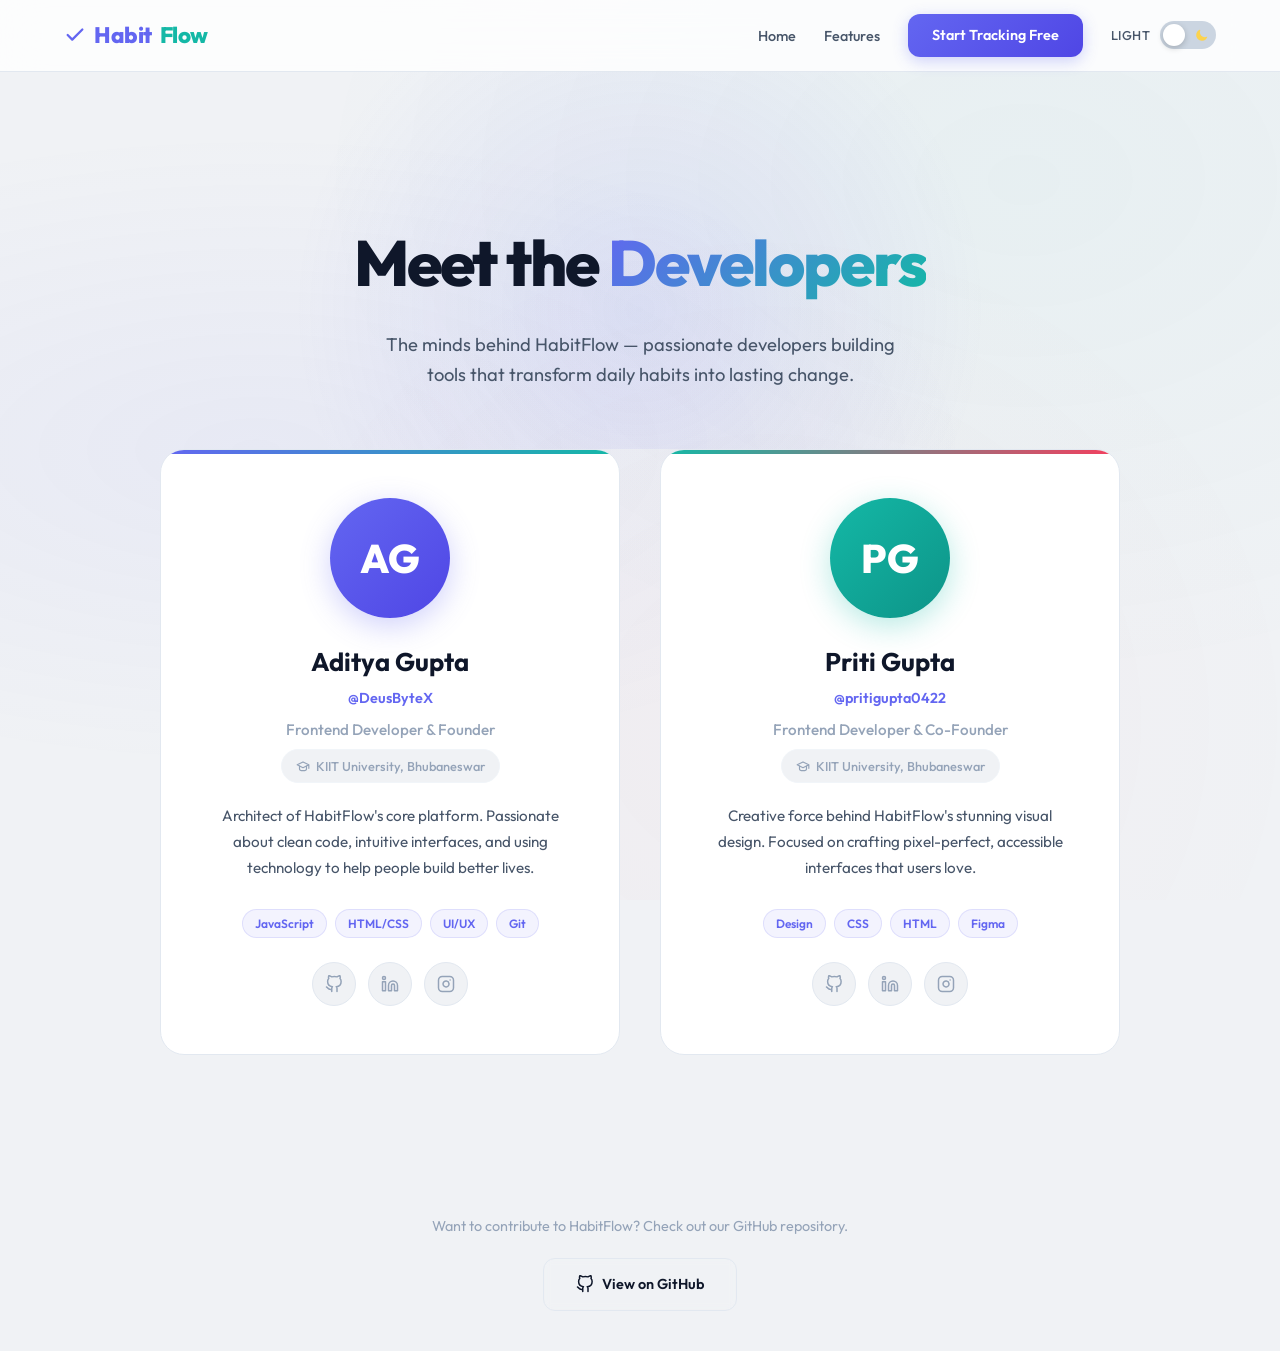
<file: developers.html>
<!DOCTYPE html>
<html lang="en">
<head>
  <meta charset="UTF-8">
  <meta name="viewport" content="width=device-width, initial-scale=1.0">
  <title>HabitFlow | Meet the Developers</title>
  <meta name="description" content="Meet the talented developers behind HabitFlow — Aditya Gupta and Priti Gupta from KIIT University, Bhubaneswar.">
  <link rel="icon" type="image/svg+xml" href="data:image/svg+xml,%3Csvg xmlns='http://www.w3.org/2000/svg' viewBox='0 0 32 32'%3E%3Crect width='32' height='32' rx='8' fill='%236366f1'/%3E%3Cpath d='M10 17l4 4 8-8' stroke='white' stroke-width='3' fill='none' stroke-linecap='round' stroke-linejoin='round'/%3E%3C/svg%3E">
  <link rel="stylesheet" href="style.css?v=1.3">
  <style>
    .dev-hero {
      padding: 140px 0 60px;
      text-align: center;
      position: relative;
      overflow: hidden;
    }
    .dev-hero::before {
      content: '';
      position: absolute;
      top: -30%;
      left: 50%;
      transform: translateX(-50%);
      width: 700px;
      height: 700px;
      background: radial-gradient(circle, var(--primary-glow) 0%, transparent 70%);
      opacity: 0.4;
      pointer-events: none;
    }
    .dev-hero h1 {
      font-size: clamp(2.5rem, 5vw, 4rem);
      font-weight: 800;
      letter-spacing: -2px;
      margin-bottom: 16px;
      position: relative;
    }
    .dev-hero p {
      font-size: 1.15rem;
      color: var(--text-secondary);
      max-width: 550px;
      margin: 0 auto;
      position: relative;
    }
    .dev-grid {
      display: grid;
      grid-template-columns: repeat(auto-fit, minmax(420px, 1fr));
      gap: 40px;
      max-width: 960px;
      margin: 0 auto;
    }
    .dev-card {
      background: var(--bg-surface);
      border: 1px solid var(--border);
      border-radius: var(--radius-xl);
      padding: 48px 36px;
      text-align: center;
      position: relative;
      overflow: hidden;
      transition: all var(--transition);
    }
    .dev-card::before {
      content: '';
      position: absolute;
      top: 0; left: 0; right: 0;
      height: 4px;
      border-radius: 24px 24px 0 0;
    }
    .dev-card.primary::before {
      background: linear-gradient(90deg, var(--primary), var(--secondary));
    }
    .dev-card.secondary::before {
      background: linear-gradient(90deg, var(--secondary), var(--accent));
    }
    .dev-card:hover {
      transform: translateY(-6px);
      box-shadow: var(--shadow-xl);
      border-color: var(--primary);
    }
    .dev-avatar {
      width: 120px;
      height: 120px;
      border-radius: 50%;
      margin: 0 auto 24px;
      display: flex;
      align-items: center;
      justify-content: center;
      font-size: 2.5rem;
      font-weight: 800;
      color: #fff;
      position: relative;
    }
    .dev-avatar.primary {
      background: linear-gradient(135deg, var(--primary), var(--primary-dark));
      box-shadow: 0 8px 30px var(--primary-glow);
    }
    .dev-avatar.secondary {
      background: linear-gradient(135deg, var(--secondary), var(--secondary-dark));
      box-shadow: 0 8px 30px rgba(20,184,166,0.3);
    }
    .dev-name {
      font-size: 1.6rem;
      font-weight: 700;
      margin-bottom: 4px;
    }
    .dev-handle {
      font-size: 0.9rem;
      color: var(--primary);
      font-weight: 600;
      margin-bottom: 8px;
    }
    .dev-role {
      font-size: 0.95rem;
      color: var(--text-muted);
      font-weight: 500;
      margin-bottom: 6px;
    }
    .dev-university {
      display: inline-flex;
      align-items: center;
      gap: 6px;
      font-size: 0.8rem;
      color: var(--text-muted);
      background: var(--bg);
      border: 1px solid var(--border-light);
      padding: 6px 14px;
      border-radius: 100px;
      font-weight: 500;
      margin-bottom: 20px;
    }
    .dev-bio {
      font-size: 0.95rem;
      color: var(--text-secondary);
      line-height: 1.7;
      margin-bottom: 28px;
      max-width: 360px;
      margin-left: auto;
      margin-right: auto;
    }
    .dev-socials {
      display: flex;
      justify-content: center;
      gap: 12px;
    }
    .social-link {
      width: 44px;
      height: 44px;
      border-radius: 50%;
      border: 1.5px solid var(--border);
      display: flex;
      align-items: center;
      justify-content: center;
      color: var(--text-muted);
      transition: all var(--transition);
      background: var(--bg);
    }
    .social-link:hover {
      border-color: var(--primary);
      color: var(--primary);
      background: rgba(99,102,241,0.08);
      transform: translateY(-3px);
      box-shadow: 0 4px 15px var(--primary-glow);
    }
    .social-link svg { width: 18px; height: 18px; }
    .dev-tech {
      display: flex;
      flex-wrap: wrap;
      gap: 8px;
      justify-content: center;
      margin-bottom: 24px;
    }
    .tech-tag {
      padding: 4px 12px;
      border-radius: 100px;
      font-size: 0.75rem;
      font-weight: 600;
      background: rgba(99,102,241,0.08);
      color: var(--primary);
      border: 1px solid rgba(99,102,241,0.15);
    }
    .dev-footer {
      text-align: center;
      padding: 60px 0 40px;
    }
    .dev-footer p {
      color: var(--text-muted);
      font-size: 0.9rem;
      margin-bottom: 20px;
    }
    @media (max-width: 900px) {
      .dev-grid { grid-template-columns: 1fr; max-width: 500px; }
    }
    @media (max-width: 768px) {
      .dev-hero { padding: 100px 0 40px; }
      .dev-grid { gap: 24px; }
    }
    @media (max-width: 480px) {
      .dev-hero { padding: 80px 0 30px; }
      .dev-card { padding: 36px 24px; }
      .dev-avatar { width: 100px; height: 100px; font-size: 2rem; }
    }
  </style>
</head>
<body>

  <nav class="navbar">
    <div class="container">
      <a href="index.html" class="logo">
        <svg width="22" height="22" viewBox="0 0 24 24" fill="none" stroke="currentColor" stroke-width="2.5" stroke-linecap="round" stroke-linejoin="round"><polyline points="20 6 9 17 4 12"/></svg>
        Habit<span>Flow</span>
      </a>
      <ul class="nav-links">
        <li><a href="index.html">Home</a></li>
        <li><a href="index.html#features">Features</a></li>
        <li><a href="tracker.html" class="btn btn-primary">Start Tracking Free</a></li>
        <li>
          <div class="theme-toggle-container">
            <span class="theme-label" aria-live="polite">Light</span>
            <button class="theme-toggle" id="themeToggle" aria-label="Toggle dark mode">
              <svg class="icon icon-sun" viewBox="0 0 24 24"><path d="M12 2.25a.75.75 0 01.75.75v2.25a.75.75 0 01-1.5 0V3a.75.75 0 01.75-.75zM7.5 12a4.5 4.5 0 119 0 4.5 4.5 0 01-9 0zM18.803 5.197a.75.75 0 00-1.06-1.06l-1.591 1.591a.75.75 0 101.06 1.061l1.591-1.591zM6.788 18.273a.75.75 0 10-1.06-1.06l-1.591 1.591a.75.75 0 101.06 1.061l1.591-1.591zM2.25 12a.75.75 0 01.75-.75h2.25a.75.75 0 010 1.5H3a.75.75 0 01-.75-.75zM21.75 12a.75.75 0 01-.75.75h-2.25a.75.75 0 010-1.5h2.25a.75.75 0 01.75.75zM5.197 5.197a.75.75 0 000 1.06l1.591 1.591a.75.75 0 101.06-1.06l-1.591-1.591a.75.75 0 00-1.06 0zM18.273 18.273a.75.75 0 000-1.06l-1.591-1.591a.75.75 0 10-1.06 1.061l1.591 1.591a.75.75 0 001.06 0zM12 18.75a.75.75 0 01.75.75v2.25a.75.75 0 01-1.5 0V19.5a.75.75 0 01.75-.75z"/></svg>
              <svg class="icon icon-moon" viewBox="0 0 24 24"><path d="M9.528 1.718a.75.75 0 01.162.819A8.97 8.97 0 009 6a9 9 0 009 9 8.97 8.97 0 003.463-.69.75.75 0 01.981.98 10.503 10.503 0 01-9.694 6.46c-5.799 0-10.5-4.701-10.5-10.5 0-4.368 2.667-8.112 6.46-9.694a.75.75 0 01.818.162z"/></svg>
            </button>
          </div>
        </li>
      </ul>
      <button class="mobile-menu-toggle" id="mobileMenuToggle" aria-label="Toggle menu">
        <span></span>
        <span></span>
        <span></span>
      </button>
    </div>
  </nav>

  <div class="mobile-menu-drawer" id="mobileMenuDrawer">
    <ul class="mobile-nav-links">
      <li><a href="index.html" class="mobile-link">Home</a></li>
      <li><a href="index.html#features" class="mobile-link">Features</a></li>
      <li><a href="developers.html" class="mobile-link">Developers</a></li>
    </ul>
    <div class="mobile-menu-footer">
      <div class="theme-toggle-container" style="justify-content: center; margin-bottom: 8px;">
        <span class="theme-label" aria-live="polite">Light</span>
        <button class="theme-toggle" aria-label="Toggle dark mode">
          <svg class="icon icon-sun" viewBox="0 0 24 24"><path d="M12 2.25a.75.75 0 01.75.75v2.25a.75.75 0 01-1.5 0V3a.75.75 0 01.75-.75zM7.5 12a4.5 4.5 0 119 0 4.5 4.5 0 01-9 0zM18.803 5.197a.75.75 0 00-1.06-1.06l-1.591 1.591a.75.75 0 101.06 1.061l1.591-1.591zM6.788 18.273a.75.75 0 10-1.06-1.06l-1.591 1.591a.75.75 0 101.06 1.061l1.591-1.591zM2.25 12a.75.75 0 01.75-.75h2.25a.75.75 0 010 1.5H3a.75.75 0 01-.75-.75zM21.75 12a.75.75 0 01-.75.75h-2.25a.75.75 0 010-1.5h2.25a.75.75 0 01.75.75zM5.197 5.197a.75.75 0 000 1.06l1.591 1.591a.75.75 0 101.06-1.06l-1.591-1.591a.75.75 0 00-1.06 0zM18.273 18.273a.75.75 0 000-1.06l-1.591-1.591a.75.75 0 10-1.06 1.061l1.591 1.591a.75.75 0 001.06 0zM12 18.75a.75.75 0 01.75.75v2.25a.75.75 0 01-1.5 0V19.5a.75.75 0 01.75-.75z"/></svg>
          <svg class="icon icon-moon" viewBox="0 0 24 24"><path d="M9.528 1.718a.75.75 0 01.162.819A8.97 8.97 0 009 6a9 9 0 009 9 8.97 8.97 0 003.463-.69.75.75 0 01.981.98 10.503 10.503 0 01-9.694 6.46c-5.799 0-10.5-4.701-10.5-10.5 0-4.368 2.667-8.112 6.46-9.694a.75.75 0 01.818.162z"/></svg>
        </button>
      </div>
      <a href="tracker.html" class="btn btn-primary btn-block">Start Tracking Free</a>
    </div>
  </div>
  <div class="mobile-menu-overlay" id="mobileMenuOverlay"></div>

  <section class="dev-hero container animate-fade">
    <h1>Meet the <span class="text-gradient">Developers</span></h1>
    <p>The minds behind HabitFlow — passionate developers building tools that transform daily habits into lasting change.</p>
  </section>

  <section style="padding-top: 0;">
    <div class="container">
      <div class="dev-grid">

        <!-- Aditya Gupta -->
        <div class="dev-card primary">
          <div class="dev-avatar primary">AG</div>
          <div class="dev-name">Aditya Gupta</div>
          <div class="dev-handle">@DeusByteX</div>
          <div class="dev-role">Frontend Developer &amp; Founder</div>
          <div class="dev-university">
            <svg width="14" height="14" viewBox="0 0 24 24" fill="none" stroke="currentColor" stroke-width="2" stroke-linecap="round" stroke-linejoin="round"><path d="M22 10v6M2 10l10-5 10 5-10 5z"/><path d="M6 12v5c0 2 4 3 6 3s6-1 6-3v-5"/></svg>
            KIIT University, Bhubaneswar
          </div>
          <p class="dev-bio">Architect of HabitFlow's core platform. Passionate about clean code, intuitive interfaces, and using technology to help people build better lives.</p>
          <div class="dev-tech">
            <span class="tech-tag">JavaScript</span>
            <span class="tech-tag">HTML/CSS</span>
            <span class="tech-tag">UI/UX</span>
            <span class="tech-tag">Git</span>
          </div>
          <div class="dev-socials">
            <a href="https://github.com/DeusByteX" target="_blank" rel="noopener" class="social-link" title="GitHub">
              <svg viewBox="0 0 24 24" fill="none" stroke="currentColor" stroke-width="2" stroke-linecap="round" stroke-linejoin="round"><path d="M9 19c-5 1.5-5-2.5-7-3m14 6v-3.87a3.37 3.37 0 0 0-.94-2.61c3.14-.35 6.44-1.54 6.44-7A5.44 5.44 0 0 0 20 4.77 5.07 5.07 0 0 0 19.91 1S18.73.65 16 2.48a13.38 13.38 0 0 0-7 0C6.27.65 5.09 1 5.09 1A5.07 5.07 0 0 0 5 4.77a5.44 5.44 0 0 0-1.5 3.78c0 5.42 3.3 6.61 6.44 7A3.37 3.37 0 0 0 9 18.13V22"/></svg>
            </a>
            <a href="https://www.linkedin.com/in/aditya-gupta-0593b8368" target="_blank" rel="noopener" class="social-link" title="LinkedIn">
              <svg viewBox="0 0 24 24" fill="none" stroke="currentColor" stroke-width="2" stroke-linecap="round" stroke-linejoin="round"><path d="M16 8a6 6 0 0 1 6 6v7h-4v-7a2 2 0 0 0-2-2 2 2 0 0 0-2 2v7h-4v-7a6 6 0 0 1 6-6z"/><rect x="2" y="9" width="4" height="12"/><circle cx="4" cy="4" r="2"/></svg>
            </a>
            <a href="https://www.instagram.com/deusbytex?igsh=aHNjcDdkdTBocTRu" target="_blank" rel="noopener" class="social-link" title="Instagram">
              <svg viewBox="0 0 24 24" fill="none" stroke="currentColor" stroke-width="2" stroke-linecap="round" stroke-linejoin="round"><rect x="2" y="2" width="20" height="20" rx="5" ry="5"/><path d="M16 11.37A4 4 0 1112.63 8 4 4 0 0116 11.37z"/><line x1="17.5" y1="6.5" x2="17.51" y2="6.5"/></svg>
            </a>
          </div>
        </div>

        <!-- Priti Gupta -->
        <div class="dev-card secondary">
          <div class="dev-avatar secondary">PG</div>
          <div class="dev-name">Priti Gupta</div>
          <div class="dev-handle">@pritigupta0422</div>
          <div class="dev-role">Frontend Developer &amp; Co-Founder</div>
          <div class="dev-university">
            <svg width="14" height="14" viewBox="0 0 24 24" fill="none" stroke="currentColor" stroke-width="2" stroke-linecap="round" stroke-linejoin="round"><path d="M22 10v6M2 10l10-5 10 5-10 5z"/><path d="M6 12v5c0 2 4 3 6 3s6-1 6-3v-5"/></svg>
            KIIT University, Bhubaneswar
          </div>
          <p class="dev-bio">Creative force behind HabitFlow's stunning visual design. Focused on crafting pixel-perfect, accessible interfaces that users love.</p>
          <div class="dev-tech">
            <span class="tech-tag">Design</span>
            <span class="tech-tag">CSS</span>
            <span class="tech-tag">HTML</span>
            <span class="tech-tag">Figma</span>
          </div>
          <div class="dev-socials">
            <a href="https://github.com/pritigupta0422" target="_blank" rel="noopener" class="social-link" title="GitHub">
              <svg viewBox="0 0 24 24" fill="none" stroke="currentColor" stroke-width="2" stroke-linecap="round" stroke-linejoin="round"><path d="M9 19c-5 1.5-5-2.5-7-3m14 6v-3.87a3.37 3.37 0 0 0-.94-2.61c3.14-.35 6.44-1.54 6.44-7A5.44 5.44 0 0 0 20 4.77 5.07 5.07 0 0 0 19.91 1S18.73.65 16 2.48a13.38 13.38 0 0 0-7 0C6.27.65 5.09 1 5.09 1A5.07 5.07 0 0 0 5 4.77a5.44 5.44 0 0 0-1.5 3.78c0 5.42 3.3 6.61 6.44 7A3.37 3.37 0 0 0 9 18.13V22"/></svg>
            </a>
            <a href="https://www.linkedin.com/in/priti-gupta-706675387?utm_source=share_via&amp;utm_content=profile&amp;utm_medium=member_android" target="_blank" rel="noopener" class="social-link" title="LinkedIn">
              <svg viewBox="0 0 24 24" fill="none" stroke="currentColor" stroke-width="2" stroke-linecap="round" stroke-linejoin="round"><path d="M16 8a6 6 0 0 1 6 6v7h-4v-7a2 2 0 0 0-2-2 2 2 0 0 0-2 2v7h-4v-7a6 6 0 0 1 6-6z"/><rect x="2" y="9" width="4" height="12"/><circle cx="4" cy="4" r="2"/></svg>
            </a>
            <a href="https://www.instagram.com/backtobasis1?igsh=eGUwNjVtdGpiaTky" target="_blank" rel="noopener" class="social-link" title="Instagram">
              <svg viewBox="0 0 24 24" fill="none" stroke="currentColor" stroke-width="2" stroke-linecap="round" stroke-linejoin="round"><rect x="2" y="2" width="20" height="20" rx="5" ry="5"/><path d="M16 11.37A4 4 0 1112.63 8 4 4 0 0116 11.37z"/><line x1="17.5" y1="6.5" x2="17.51" y2="6.5"/></svg>
            </a>
          </div>
        </div>

      </div>
    </div>
  </section>

  <section class="dev-footer">
    <div class="container">
      <p>Want to contribute to HabitFlow? Check out our GitHub repository.</p>
      <a href="https://github.com/DeusByteX/HabitFlow" target="_blank" rel="noopener" class="btn btn-outline" style="padding: 14px 32px;">
        <svg width="18" height="18" viewBox="0 0 24 24" fill="none" stroke="currentColor" stroke-width="2" stroke-linecap="round" stroke-linejoin="round"><path d="M9 19c-5 1.5-5-2.5-7-3m14 6v-3.87a3.37 3.37 0 0 0-.94-2.61c3.14-.35 6.44-1.54 6.44-7A5.44 5.44 0 0 0 20 4.77 5.07 5.07 0 0 0 19.91 1S18.73.65 16 2.48a13.38 13.38 0 0 0-7 0C6.27.65 5.09 1 5.09 1A5.07 5.07 0 0 0 5 4.77a5.44 5.44 0 0 0-1.5 3.78c0 5.42 3.3 6.61 6.44 7A3.37 3.37 0 0 0 9 18.13V22"/></svg>
        View on GitHub
      </a>
    </div>
  </section>

  <script src="theme.js"></script>
</body>
</html>
</file>
<file: style.css>
@import url('https://fonts.googleapis.com/css2?family=Outfit:wght@300;400;500;600;700;800;900&display=swap');

:root {
  --primary: #6366f1;
  --primary-light: #818cf8;
  --primary-dark: #4f46e5;
  --primary-glow: rgba(99, 102, 241, 0.3);
  --secondary: #14b8a6;
  --secondary-light: #2dd4bf;
  --secondary-dark: #0d9488;
  --accent: #f43f5e;
  --accent-light: #fb7185;

  --bg: #f0f2f5;
  --bg-surface: #ffffff;
  --bg-elevated: #ffffff;
  --bg-nav: rgba(255, 255, 255, 0.8);

  --text: #0f172a;
  --text-secondary: #475569;
  --text-muted: #94a3b8;

  --border: #e2e8f0;
  --border-light: #f1f5f9;

  --shadow-sm: 0 1px 3px rgba(0, 0, 0, 0.06);
  --shadow: 0 4px 12px rgba(0, 0, 0, 0.08);
  --shadow-lg: 0 12px 40px rgba(0, 0, 0, 0.12);
  --shadow-xl: 0 24px 60px rgba(0, 0, 0, 0.15);

  --radius-sm: 8px;
  --radius: 12px;
  --radius-lg: 16px;
  --radius-xl: 24px;

  --transition: 0.3s cubic-bezier(0.4, 0, 0.2, 1);
  --transition-slow: 0.5s cubic-bezier(0.4, 0, 0.2, 1);

  --toggle-bg: #cbd5e1;
  --toggle-switch: #ffffff;
}

body.dark-mode {
  --primary: #818cf8;
  --primary-light: #a5b4fc;
  --primary-dark: #6366f1;
  --primary-glow: rgba(129, 140, 248, 0.25);
  --secondary: #2dd4bf;
  --secondary-light: #5eead4;
  --secondary-dark: #14b8a6;
  --accent: #fb7185;
  --accent-light: #fda4af;

  --bg: #0b0f1a;
  --bg-surface: #131827;
  --bg-elevated: #1a2035;
  --bg-nav: rgba(11, 15, 26, 0.85);

  --text: #f1f5f9;
  --text-secondary: #94a3b8;
  --text-muted: #64748b;

  --border: #1e293b;
  --border-light: #1a1f32;

  --shadow-sm: 0 1px 3px rgba(0, 0, 0, 0.3);
  --shadow: 0 4px 12px rgba(0, 0, 0, 0.4);
  --shadow-lg: 0 12px 40px rgba(0, 0, 0, 0.5);
  --shadow-xl: 0 24px 60px rgba(0, 0, 0, 0.6);

  --toggle-bg: #334155;
  --toggle-switch: #e2e8f0;
}

*, *::before, *::after {
  margin: 0;
  padding: 0;
  box-sizing: border-box;
}

html { scroll-behavior: smooth; }

body {
  font-family: 'Outfit', -apple-system, BlinkMacSystemFont, sans-serif;
  background-color: var(--bg);
  color: var(--text);
  line-height: 1.6;
  overflow-x: hidden;
  transition: background-color var(--transition-slow), color var(--transition-slow);
}

body::before {
  content: '';
  position: fixed;
  inset: 0;
  background-image:
    radial-gradient(ellipse at 20% 50%, rgba(99, 102, 241, 0.06) 0%, transparent 50%),
    radial-gradient(ellipse at 80% 20%, rgba(20, 184, 166, 0.04) 0%, transparent 50%),
    radial-gradient(ellipse at 60% 80%, rgba(244, 63, 94, 0.03) 0%, transparent 50%);
  pointer-events: none;
  z-index: -1;
}

a { text-decoration: none; color: inherit; transition: var(--transition); }
ul { list-style: none; }
button { cursor: pointer; font-family: inherit; transition: var(--transition); }

::-webkit-scrollbar { width: 6px; }
::-webkit-scrollbar-track { background: transparent; }
::-webkit-scrollbar-thumb { background: var(--text-muted); border-radius: 3px; }
::-webkit-scrollbar-thumb:hover { background: var(--text-secondary); }

.container {
  max-width: 1200px;
  margin: 0 auto;
  padding: 0 24px;
}

@media (max-width: 768px) {
  .container { padding: 0 16px; }
}

/* ==================== NAVBAR ==================== */
.navbar {
  height: 72px;
  display: flex;
  align-items: center;
  background: var(--bg-nav);
  backdrop-filter: blur(20px);
  -webkit-backdrop-filter: blur(20px);
  position: sticky;
  top: 0;
  z-index: 1000;
  border-bottom: 1px solid var(--border);
  transition: background-color var(--transition-slow), border-color var(--transition-slow);
}

.navbar .container {
  display: flex;
  justify-content: space-between;
  align-items: center;
  width: 100%;
}

.logo {
  font-size: 1.4rem;
  font-weight: 800;
  display: flex;
  align-items: center;
  gap: 8px;
  color: var(--primary);
  letter-spacing: -0.5px;
}

.logo span { color: var(--secondary); }

.nav-links {
  display: flex;
  gap: 28px;
  align-items: center;
}

.nav-links a:not(.btn) {
  font-size: 0.9rem;
  font-weight: 500;
  color: var(--text-secondary);
  position: relative;
  padding: 4px 0;
}

.nav-links a:not(.btn)::after {
  content: '';
  position: absolute;
  bottom: -2px;
  left: 0;
  width: 0;
  height: 2px;
  background: var(--primary);
  border-radius: 2px;
  transition: width var(--transition);
}

.nav-links a:not(.btn):hover { color: var(--primary); }
.nav-links a:not(.btn):hover::after { width: 100%; }

@media (max-width: 768px) {
  .navbar { height: 64px; }
  .nav-links { gap: 16px; }
  .nav-links a:not(.btn) { display: none; }
}

@media (max-width: 480px) {
  .navbar { height: 58px; }
  .logo { font-size: 1.2rem; gap: 4px; }
  .logo svg { width: 18px; height: 18px; }
  .nav-links { gap: 8px; }
  .btn { padding: 8px 14px; font-size: 0.8rem; border-radius: var(--radius-sm); }
  .theme-label { display: none; }
  .theme-toggle { width: 46px; height: 24px; }
  .theme-toggle::after { width: 18px; height: 18px; top: 3px; left: 3px; }
  body.dark-mode .theme-toggle::after { transform: translateX(22px); }
  .icon-sun { margin-left: 5px; }
  .icon-moon { margin-right: 5px; }
}

/* ==================== BUTTONS ==================== */
.btn {
  padding: 10px 24px;
  border-radius: var(--radius);
  font-weight: 600;
  font-size: 0.9rem;
  display: inline-flex;
  align-items: center;
  gap: 8px;
  border: none;
  position: relative;
  overflow: hidden;
}

.btn-primary {
  background: linear-gradient(135deg, var(--primary), var(--primary-dark));
  color: white;
  box-shadow: 0 4px 15px var(--primary-glow);
}

.btn-primary:hover {
  transform: translateY(-2px);
  box-shadow: 0 8px 25px var(--primary-glow);
}

.btn-primary:active { transform: translateY(0); }

.btn-outline {
  background: transparent;
  color: var(--text);
  border: 1.5px solid var(--border);
  backdrop-filter: blur(4px);
}

.btn-outline:hover {
  border-color: var(--primary);
  color: var(--primary);
  background: rgba(99, 102, 241, 0.05);
}

.btn-ghost {
  background: transparent;
  color: var(--text-secondary);
  padding: 8px 16px;
}

.btn-ghost:hover {
  background: var(--border-light);
  color: var(--text);
}

.btn-sm { padding: 6px 14px; font-size: 0.8rem; }
.btn-lg { padding: 14px 32px; font-size: 1rem; }
.btn-block { width: 100%; justify-content: center; }

/* ==================== CARDS ==================== */
.glass-card {
  background: var(--bg-surface);
  border: 1px solid var(--border);
  border-radius: var(--radius-lg);
  padding: 32px;
  transition: all var(--transition);
  position: relative;
  overflow: hidden;
}

.glass-card::before {
  content: '';
  position: absolute;
  top: 0;
  left: 0;
  right: 0;
  height: 1px;
  background: linear-gradient(90deg, transparent, var(--primary-light), transparent);
  opacity: 0;
  transition: opacity var(--transition);
}

.glass-card:hover {
  transform: translateY(-4px);
  box-shadow: var(--shadow-lg);
  border-color: var(--primary);
}

.glass-card:hover::before { opacity: 1; }

.card {
  background: var(--bg-surface);
  border: 1px solid var(--border);
  border-radius: var(--radius-lg);
  padding: 28px;
  transition: all var(--transition-slow);
}

/* ==================== SECTIONS ==================== */
section { padding: 100px 0; transition: background-color var(--transition-slow); }

.section-title {
  text-align: center;
  margin-bottom: 64px;
}

.section-title h2 {
  font-size: 2.8rem;
  font-weight: 700;
  margin-bottom: 12px;
  letter-spacing: -1px;
  line-height: 1.15;
}

.section-title p {
  color: var(--text-secondary);
  font-size: 1.15rem;
  max-width: 500px;
  margin: 0 auto;
}

@media (max-width: 768px) {
  .section-title h2 { font-size: 2rem; }
  section { padding: 60px 0; }
}

/* ==================== ANIMATIONS ==================== */
@keyframes fadeInUp {
  from { opacity: 0; transform: translateY(24px); }
  to { opacity: 1; transform: translateY(0); }
}

@keyframes fadeIn {
  from { opacity: 0; }
  to { opacity: 1; }
}

@keyframes scaleIn {
  from { opacity: 0; transform: scale(0.95); }
  to { opacity: 1; transform: scale(1); }
}

@keyframes pulse {
  0%, 100% { opacity: 1; transform: scale(1); }
  50% { opacity: 0.7; transform: scale(1.1); }
}

@keyframes shimmer {
  0% { background-position: -200% 0; }
  100% { background-position: 200% 0; }
}

@keyframes float {
  0%, 100% { transform: translateY(0); }
  50% { transform: translateY(-10px); }
}

@keyframes slideDown {
  from { opacity: 0; transform: translateY(-12px); }
  to { opacity: 1; transform: translateY(0); }
}

@keyframes slideUp {
  from { opacity: 0; transform: translateY(12px); }
  to { opacity: 1; transform: translateY(0); }
}

@keyframes progressGlow {
  0%, 100% { filter: drop-shadow(0 0 4px var(--primary-glow)); }
  50% { filter: drop-shadow(0 0 12px var(--primary-glow)); }
}

@keyframes spin {
  from { transform: rotate(0deg); }
  to { transform: rotate(360deg); }
}

@keyframes confetti-fall {
  0% { transform: translateY(-100%) rotate(0deg); opacity: 1; }
  100% { transform: translateY(100vh) rotate(720deg); opacity: 0; }
}

.animate-fade { animation: fadeInUp 0.8s ease forwards; }
.animate-fade-in { animation: fadeIn 0.6s ease forwards; }
.animate-scale { animation: scaleIn 0.4s ease forwards; }

.stagger > * {
  opacity: 0;
  animation: fadeInUp 0.6s ease forwards;
}

.stagger > *:nth-child(1) { animation-delay: 0.05s; }
.stagger > *:nth-child(2) { animation-delay: 0.1s; }
.stagger > *:nth-child(3) { animation-delay: 0.15s; }
.stagger > *:nth-child(4) { animation-delay: 0.2s; }
.stagger > *:nth-child(5) { animation-delay: 0.25s; }
.stagger > *:nth-child(6) { animation-delay: 0.3s; }
.stagger > *:nth-child(7) { animation-delay: 0.35s; }
.stagger > *:nth-child(8) { animation-delay: 0.4s; }
.stagger > *:nth-child(9) { animation-delay: 0.45s; }
.stagger > *:nth-child(10) { animation-delay: 0.5s; }

/* ==================== THEME TOGGLE ==================== */
.theme-toggle-container {
  display: flex;
  align-items: center;
  gap: 10px;
}

.theme-label {
  font-weight: 500;
  font-size: 0.8rem;
  min-width: 38px;
  text-align: right;
  color: var(--text-secondary);
  text-transform: uppercase;
  letter-spacing: 0.5px;
}

.theme-toggle {
  position: relative;
  width: 56px;
  height: 28px;
  background: var(--toggle-bg);
  border-radius: 28px;
  border: none;
  cursor: pointer;
  padding: 0;
  transition: background-color 0.4s ease;
  display: flex;
  align-items: center;
  justify-content: space-between;
  flex-shrink: 0;
}

.theme-toggle:focus-visible {
  outline: 2px solid var(--primary);
  outline-offset: 3px;
}

.theme-toggle::after {
  content: '';
  position: absolute;
  top: 3px;
  left: 3px;
  width: 22px;
  height: 22px;
  background: var(--toggle-switch);
  border-radius: 50%;
  transition: transform 0.4s cubic-bezier(0.34, 1.56, 0.64, 1), background-color 0.4s ease;
  box-shadow: 0 2px 6px rgba(0,0,0,0.2);
  z-index: 2;
}

.icon { width: 13px; height: 13px; z-index: 1; }
.icon-sun { margin-left: 8px; fill: #f59e0b; }
.icon-moon { margin-right: 8px; fill: #fcd34d; }

body.dark-mode .theme-toggle::after { transform: translateX(28px); }
body.dark-mode .theme-toggle { background: var(--primary); }

/* ==================== FORM ELEMENTS ==================== */
.form-group { margin-bottom: 20px; }

.form-group label {
  display: block;
  margin-bottom: 6px;
  font-weight: 600;
  font-size: 0.85rem;
  color: var(--text-secondary);
}

.form-input {
  width: 100%;
  padding: 12px 16px;
  border: 1.5px solid var(--border);
  border-radius: var(--radius);
  font-family: inherit;
  font-size: 0.95rem;
  outline: none;
  background: var(--bg);
  color: var(--text);
  transition: all var(--transition);
}

.form-input:focus {
  border-color: var(--primary);
  box-shadow: 0 0 0 3px var(--primary-glow);
}

.form-input::placeholder { color: var(--text-muted); }

select.form-input { appearance: none; background-image: url("data:image/svg+xml,%3csvg xmlns='http://www.w3.org/2000/svg' fill='none' viewBox='0 0 20 20'%3e%3cpath stroke='%2394a3b8' stroke-linecap='round' stroke-linejoin='round' stroke-width='1.5' d='M6 8l4 4 4-4'/%3e%3c/svg%3e"); background-position: right 12px center; background-repeat: no-repeat; background-size: 20px; padding-right: 40px; }

/* ==================== REVEAL ON SCROLL ==================== */
.reveal {
  opacity: 0;
  transform: translateY(30px);
  transition: all 0.7s cubic-bezier(0.4, 0, 0.2, 1);
}

.reveal.visible {
  opacity: 1;
  transform: translateY(0);
}

/* ==================== UTILITY CLASSES ==================== */
.text-center { text-align: center; }
.text-gradient { background: linear-gradient(135deg, var(--primary), var(--secondary)); -webkit-background-clip: text; -webkit-text-fill-color: transparent; background-clip: text; }
.gap-sm { gap: 8px; }
.gap-md { gap: 16px; }
.gap-lg { gap: 24px; }
.mt-sm { margin-top: 8px; }
.mt-md { margin-top: 16px; }
.mt-lg { margin-top: 24px; }
.mb-sm { margin-bottom: 8px; }
.mb-md { margin-bottom: 16px; }
.mb-lg { margin-bottom: 24px; }
.flex { display: flex; }
.flex-center { display: flex; align-items: center; justify-content: center; }
.flex-between { display: flex; align-items: center; justify-content: space-between; }
.flex-col { display: flex; flex-direction: column; }
.grid-2 { display: grid; grid-template-columns: 1fr 1fr; gap: 24px; }
.grid-3 { display: grid; grid-template-columns: 1fr 1fr 1fr; gap: 24px; }

@media (max-width: 768px) {
  .grid-2, .grid-3 { grid-template-columns: 1fr; }
}

/* ==================== DASHBOARD LAYOUT ==================== */
.dashboard {
  padding: 40px 0 80px;
  min-height: calc(100vh - 72px);
}

.dashboard-header {
  display: flex;
  justify-content: space-between;
  align-items: flex-start;
  margin-bottom: 40px;
  flex-wrap: wrap;
  gap: 20px;
}

.dashboard-header h1 {
  font-size: 2rem;
  font-weight: 700;
  letter-spacing: -0.5px;
}

.dashboard-header h1 span { color: var(--primary); }
.dashboard-header .subtitle { color: var(--text-secondary); font-size: 0.95rem; margin-top: 4px; }

.header-meta { display: flex; align-items: center; gap: 16px; flex-wrap: wrap; }

.date-badge {
  padding: 8px 18px;
  background: var(--bg-surface);
  border: 1px solid var(--border);
  border-radius: 100px;
  font-size: 0.85rem;
  font-weight: 500;
  color: var(--text-secondary);
}

/* ==================== QUICK STATS ==================== */
.quick-stats {
  display: grid;
  grid-template-columns: repeat(4, 1fr);
  gap: 16px;
  margin-bottom: 32px;
}

.stat-card {
  display: flex;
  align-items: center;
  gap: 14px;
  background: var(--bg-surface);
  border: 1px solid var(--border);
  border-radius: var(--radius);
  padding: 20px;
  transition: all var(--transition);
}

.stat-card:hover {
  border-color: var(--primary);
  box-shadow: var(--shadow-sm);
  transform: translateY(-2px);
}

.stat-icon {
  width: 42px;
  height: 42px;
  border-radius: 12px;
  display: flex;
  align-items: center;
  justify-content: center;
  flex-shrink: 0;
}

.stat-value {
  font-size: 1.4rem;
  font-weight: 800;
  line-height: 1.2;
  color: var(--text);
}

.stat-label {
  font-size: 0.78rem;
  color: var(--text-muted);
  font-weight: 500;
  text-transform: uppercase;
  letter-spacing: 0.3px;
}

@media (max-width: 1024px) {
  .quick-stats { grid-template-columns: repeat(2, 1fr); }
}

@media (max-width: 600px) {
  .quick-stats {
    grid-template-columns: repeat(2, 1fr);
    gap: 12px;
  }
  .stat-card {
    padding: 12px;
    gap: 8px;
  }
  .stat-icon {
    width: 32px;
    height: 32px;
    border-radius: 8px;
  }
  .stat-icon svg, .stat-icon i {
    width: 16px !important;
    height: 16px !important;
  }
  .stat-value {
    font-size: 1.15rem;
  }
  .stat-label {
    font-size: 0.65rem;
  }
}

/* ==================== DASHBOARD GRID ==================== */
.dashboard-grid {
  display: grid;
  grid-template-columns: 1fr 360px;
  gap: 32px;
  align-items: start;
}

@media (max-width: 1024px) {
  .dashboard-grid { grid-template-columns: 1fr; }
}

/* ==================== MODAL ==================== */
.modal-overlay {
  display: none;
  position: fixed;
  inset: 0;
  background: rgba(0, 0, 0, 0.5);
  backdrop-filter: blur(8px);
  -webkit-backdrop-filter: blur(8px);
  z-index: 2000;
  align-items: center;
  justify-content: center;
  animation: fadeIn 0.2s ease;
}

.modal-overlay.open { display: flex; }

.modal {
  background: var(--bg-elevated);
  border: 1px solid var(--border);
  border-radius: var(--radius-xl);
  padding: 32px;
  width: 100%;
  max-width: 420px;
  margin: 20px;
  box-shadow: var(--shadow-xl);
  animation: scaleIn 0.3s ease;
}

.modal-header {
  display: flex;
  justify-content: space-between;
  align-items: center;
  margin-bottom: 24px;
}

.modal-header h2 { font-size: 1.25rem; font-weight: 700; }

.modal-close {
  background: none;
  border: none;
  color: var(--text-muted);
  padding: 6px;
  border-radius: var(--radius-sm);
  display: flex;
  align-items: center;
  justify-content: center;
  transition: all var(--transition);
}

.modal-close:hover {
  color: var(--text);
  background: var(--bg);
}

.modal .btn-primary { width: 100%; padding: 14px; }

/* ==================== CONFETTI ==================== */
#confetti-container {
  position: fixed;
  inset: 0;
  pointer-events: none;
  z-index: 9999;
  overflow: hidden;
}

.confetti-piece {
  position: absolute;
  width: 10px;
  height: 10px;
  top: -10px;
  animation: confetti-fall 3s ease-in forwards;
}

/* ==================== RESPONSIVE ==================== */
@media (max-width: 768px) {
  .dashboard-header { flex-direction: column; }
  .dashboard-header h1 { font-size: 1.6rem; }
  .card { padding: 20px; }
}

/* ==================== PAGE HEADER ==================== */
.page-header {
  display: flex;
  justify-content: space-between;
  align-items: center;
  margin-bottom: 40px;
  flex-wrap: wrap;
  gap: 16px;
}

.page-header h1 {
  font-size: 2rem;
  font-weight: 700;
  letter-spacing: -0.5px;
}

.page-header p {
  color: var(--text-secondary);
  font-size: 0.95rem;
  margin-top: 4px;
}

/* ==================== BADGE ==================== */
.badge {
  display: inline-flex;
  align-items: center;
  gap: 6px;
  padding: 4px 12px;
  border-radius: 100px;
  font-size: 0.75rem;
  font-weight: 600;
}

.badge-primary { background: rgba(99,102,241,0.1); color: var(--primary); }
.badge-success { background: rgba(34,197,94,0.1); color: #22c55e; }
.badge-warning { background: rgba(245,158,11,0.1); color: #f59e0b; }
.badge-danger { background: rgba(239,68,68,0.1); color: #ef4444; }

/* ==================== TOAST / NOTIFICATION ==================== */
.toast-container {
  position: fixed;
  bottom: 24px;
  right: 24px;
  z-index: 9999;
  display: flex;
  flex-direction: column;
  gap: 8px;
}

.toast {
  padding: 14px 20px;
  background: var(--bg-elevated);
  border: 1px solid var(--border);
  border-radius: var(--radius);
  box-shadow: var(--shadow-lg);
  display: flex;
  align-items: center;
  gap: 10px;
  font-size: 0.9rem;
  font-weight: 500;
  animation: slideUp 0.3s ease;
  min-width: 280px;
}

.toast.success { border-left: 3px solid #22c55e; }
.toast.error { border-left: 3px solid #ef4444; }
.toast.info { border-left: 3px solid var(--primary); }

/* ==================== MOBILE MENU DRAWER ==================== */
.mobile-menu-toggle {
  display: none;
  flex-direction: column;
  justify-content: space-between;
  width: 24px;
  height: 18px;
  background: transparent;
  border: none;
  cursor: pointer;
  padding: 0;
  z-index: 1100;
}

.mobile-menu-toggle span {
  display: block;
  width: 100%;
  height: 2px;
  background-color: var(--text);
  border-radius: 2px;
  transition: transform 0.3s cubic-bezier(0.4, 0, 0.2, 1),
              opacity 0.3s cubic-bezier(0.4, 0, 0.2, 1);
}

.mobile-menu-toggle.active span:nth-child(1) {
  transform: translateY(8px) rotate(45deg);
}

.mobile-menu-toggle.active span:nth-child(2) {
  opacity: 0;
}

.mobile-menu-toggle.active span:nth-child(3) {
  transform: translateY(-8px) rotate(-45deg);
}

.mobile-menu-drawer {
  position: fixed;
  top: 0;
  right: -100%;
  width: 280px;
  height: 100vh;
  background: var(--bg-surface);
  box-shadow: var(--shadow-xl);
  border-left: 1px solid var(--border);
  z-index: 1050;
  padding: 96px 24px 40px;
  display: flex;
  flex-direction: column;
  justify-content: space-between;
  transition: right 0.4s cubic-bezier(0.4, 0, 0.2, 1);
}

.mobile-menu-drawer.active {
  right: 0;
}

.mobile-menu-overlay {
  position: fixed;
  inset: 0;
  background: rgba(0, 0, 0, 0.4);
  backdrop-filter: blur(4px);
  -webkit-backdrop-filter: blur(4px);
  z-index: 1040;
  opacity: 0;
  pointer-events: none;
  transition: opacity 0.4s cubic-bezier(0.4, 0, 0.2, 1);
}

.mobile-menu-overlay.active {
  opacity: 1;
  pointer-events: auto;
}

.mobile-nav-links {
  display: flex;
  flex-direction: column;
  gap: 20px;
  list-style: none;
  padding: 0;
  margin: 0;
}

.mobile-nav-links a {
  font-size: 1.1rem;
  font-weight: 600;
  color: var(--text-secondary);
  display: block;
  padding: 8px 0;
  border-bottom: 1px solid var(--border-light);
}

.mobile-nav-links a:hover {
  color: var(--primary);
}

.mobile-menu-footer {
  display: flex;
  flex-direction: column;
  gap: 20px;
}

.mobile-menu-drawer .theme-label {
  display: inline-block !important;
}

@media (max-width: 768px) {
  .mobile-menu-toggle {
    display: flex;
  }
  .navbar .nav-links {
    display: none !important;
  }
}
</file>
